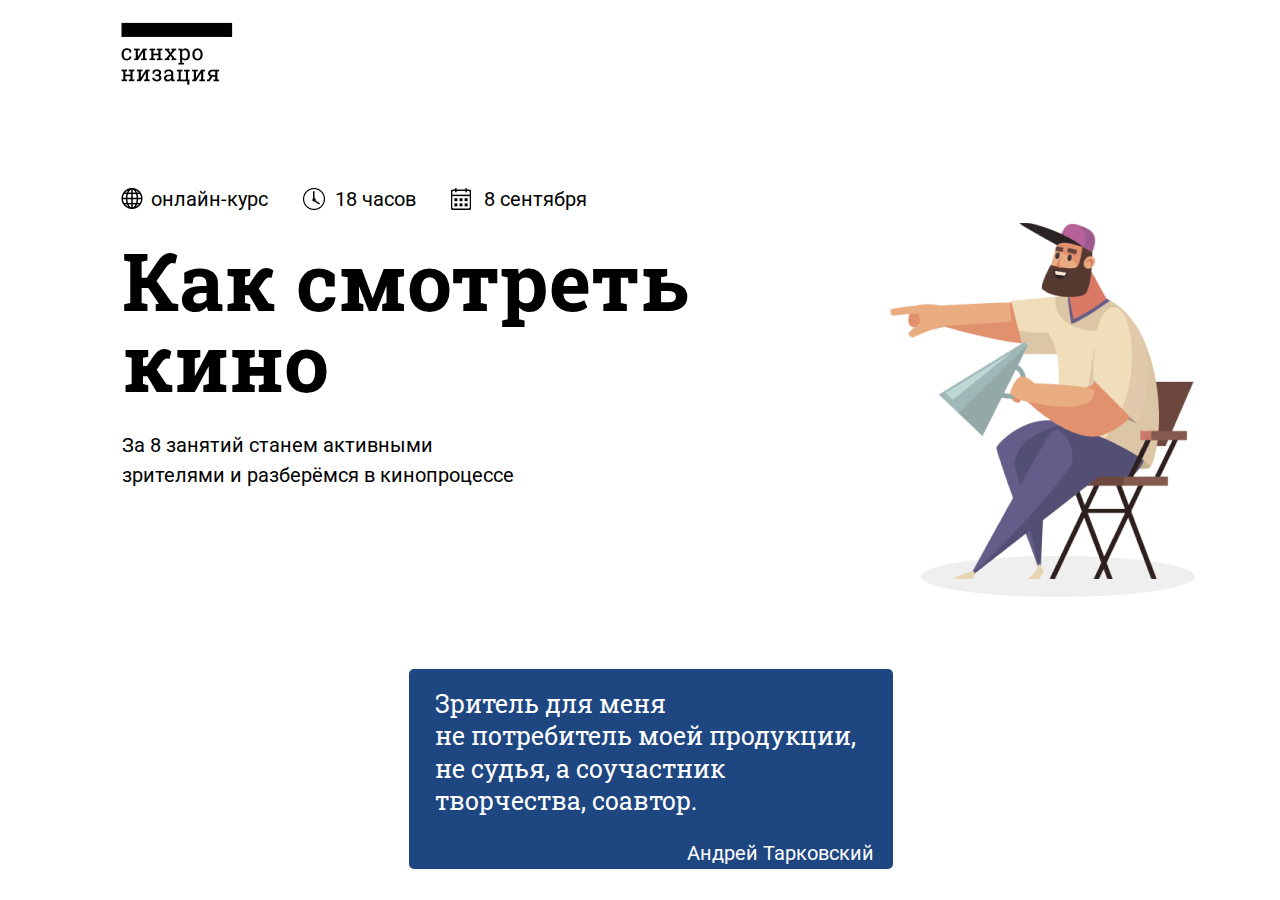
<file: Section1/index.html>
<!DOCTYPE html>
<html lang="en">
<head>
    <meta charset="UTF-8">
    <meta http-equiv="X-UA-Compatible" content="IE=edge">
    <meta name="viewport" content="width=device-width, initial-scale=1.0">
    <link rel="stylesheet" href="./style.css">
    <title>Document</title>
</head>
<body>
   <section class="first-section">
    <img class="main" src="./images/logo_main.png" alt="main-logo">
    <div class="container">
    <div class="globe">
        <img class="globe-pic" src="./images/globe.png" alt="globe">
        <p class="globe-txt">онлайн-курс</p>
    </div>
    <div class="time">
        <img class="clock-pic" src="./images/time.png" alt="clock">
        <p class="clock-txt">18 часов</p>
    </div>
    <div class="calendar">
        <img class="calendar-pic" src="./images/calendar.png" alt="calendar">
        <p class="calendar-txt">8 сентября</p>
    </div>
    </div>
    <h1 class="head1">Как смотреть кино</h1>
    <p class="text1">За 8 занятий станем активными зрителями и разберёмся в кинопроцессе</p>
    <img class="man" src="./images/man.png" alt="man">
    <img class="ellipse" src="./images/Ellipse.png" alt="ellipse">
    <div class="articl">
        <p class="text2">Зритель для меня<br> не потребитель моей продукции, не судья, а соучастник творчества, соавтор. </p>
        <p class="author">Андрей Тарковский</p>
    </div>
</section>
</body>
</html>
</file>
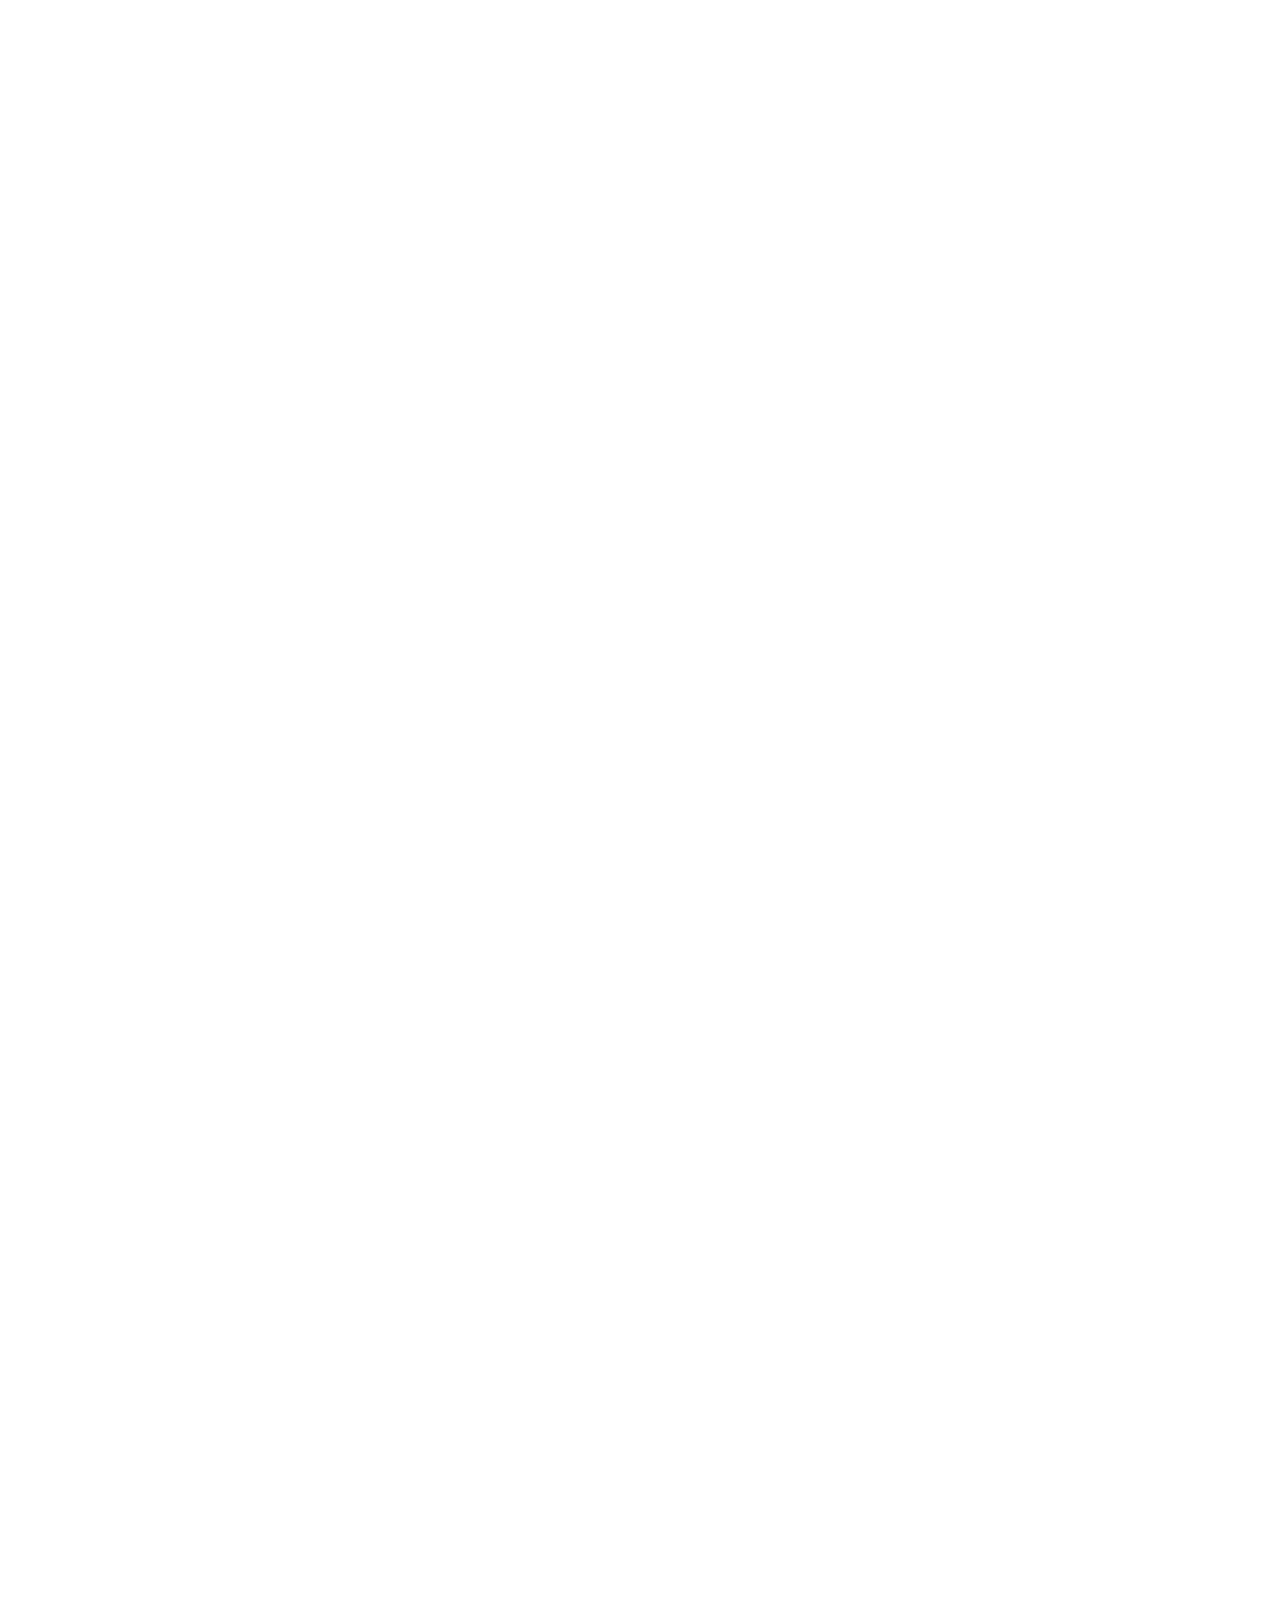
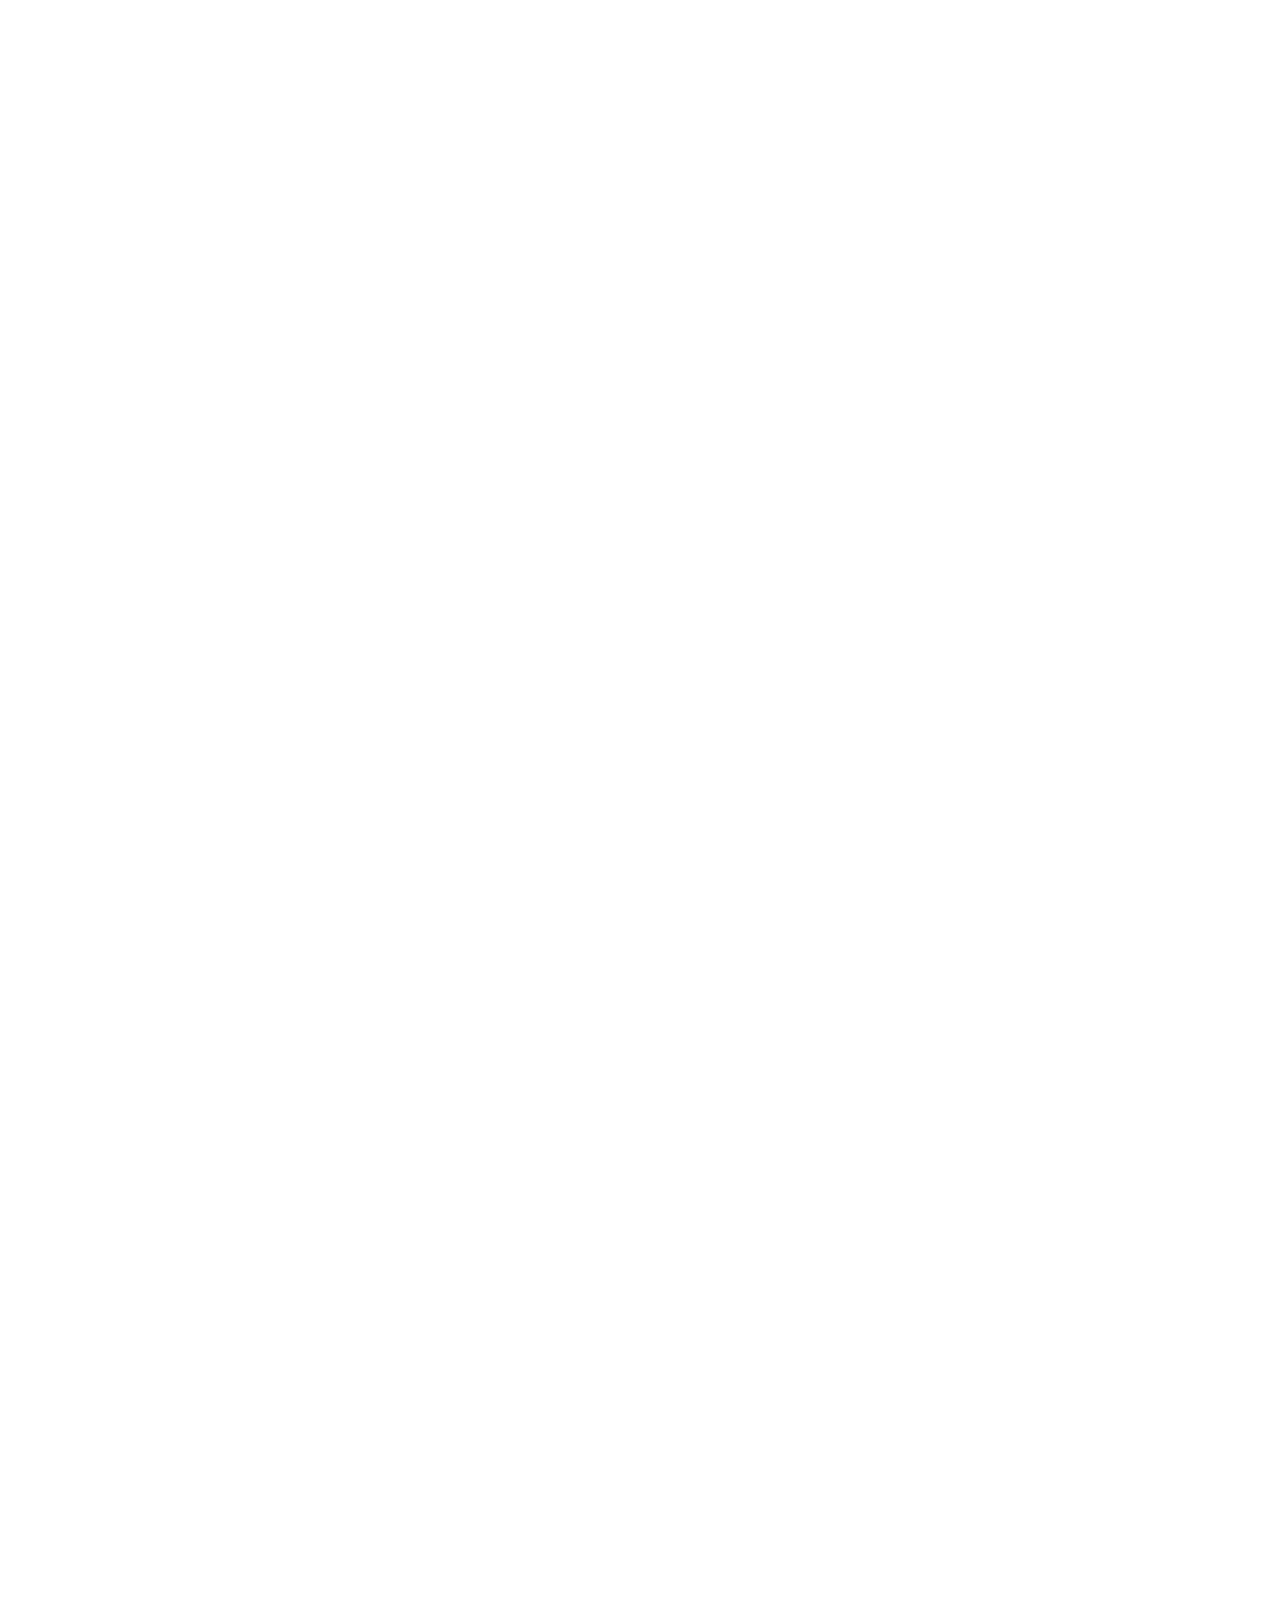
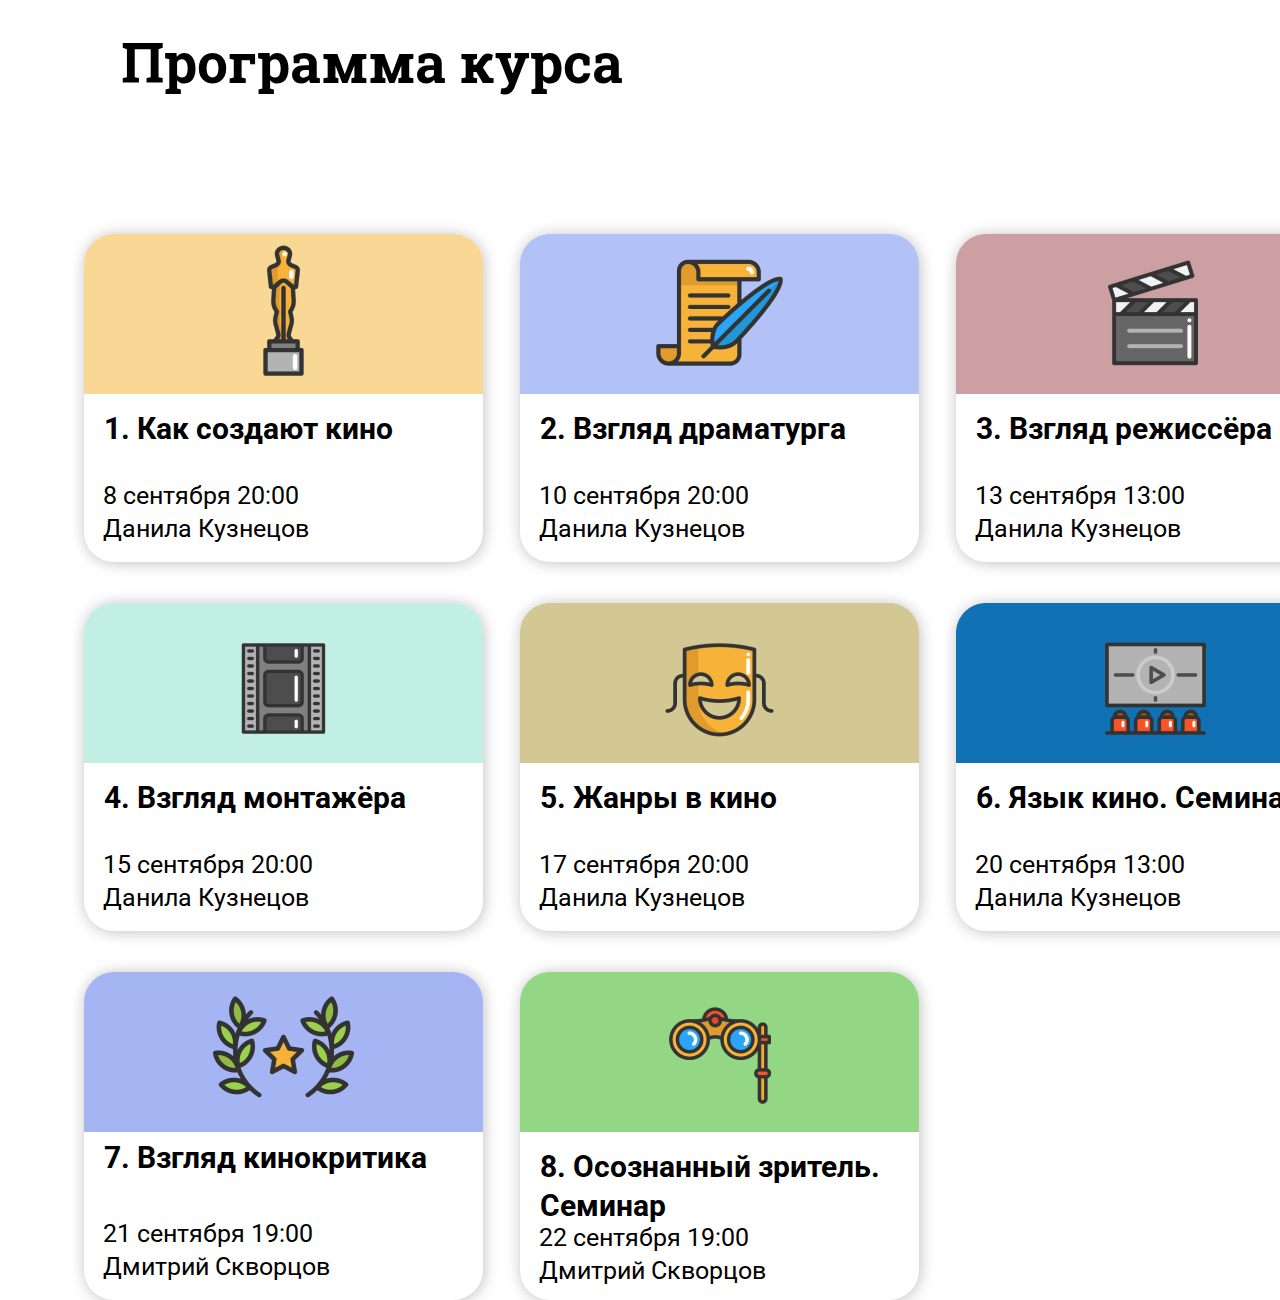
<file: Section4/index.html>
<!DOCTYPE html>
<html lang="en">
<head>
    <meta charset="UTF-8">
    <meta http-equiv="X-UA-Compatible" content="IE=edge">
    <meta name="viewport" content="width=device-width, initial-scale=1.0">
    <link rel="stylesheet" href="./style.css">
    <title>Document</title>
</head>
<body>
    <section class="part6">
        <h2 class="section6-h1">Программа курса</h2>
        <div class="parts">
            <div class="first3">
                <div class="rec1">
                    <img src="./images/Rectangle1.png" class="rec1-pic" alt="Rectangle">
                    <h4 class="rec1-head">1. Как создают кино</h4>
                    <p class="rec1-txt">8 сентября 20:00 Данила Кузнецов</p>
                </div>
                <div class="rec2">
                    <img src="./images/Rectangle2.png" class="rec2-pic" alt="Rectangle">
                    <h4 class="rec2-head">2. Взгляд драматурга</h4>
                    <p class="rec2-txt">10 сентября 20:00 Данила Кузнецов</p> 
                </div>
                <div class="rec3">
                    <img src="./images/Rectangle3.png" class="rec3-pic" alt="Rectangle">
                    <h4 class="rec3-head">3. Взгляд режиссёра</h4>
                    <p class="rec3-txt">13 сентября 13:00 Данила Кузнецов</p> 
                </div>
            </div>       
            <div class="second3">
                <div class="rec4">
                    <img src="./images/Rectangle4.png" class="rec4-pic" alt="Rectangle">
                    <h4 class="rec4-head">4. Взгляд монтажёра</h4>
                    <p class="rec4-txt">15 сентября 20:00 Данила Кузнецов</p>
                </div>
                <div class="rec5">
                    <img src="./images/Rectangle5.png" class="rec5-pic" alt="Rectangle">
                    <h4 class="rec5-head">5. Жанры в кино</h4>
                    <p class="rec5-txt">17 сентября 20:00 Данила Кузнецов</p> 
                </div>
                <div class="rec6">
                    <img src="./images/Rectangle6.png" class="rec6-pic" alt="Rectangle">
                    <h4 class="rec6-head">6. Язык кино. Семинар</h4>
                    <p class="rec6-txt">20 сентября 13:00 Данила Кузнецов</p> 
            </div> 
            
        </div>
        <div class="last2">
            <div class="rec7">
                <img src="./images/Rectangle7.png" class="rec7-pic" alt="Rectangle">
                <h4 class="rec7-head">7. Взгляд кинокритика</h4>
                <p class="rec7-txt">21 сентября 19:00 Дмитрий Скворцов</p>
            </div>
            <div class="rec8">
                <img src="./images/Rectangle8.png" class="rec8-pic" alt="Rectangle">
                <h4 class="rec8-head">8. Осознанный зритель. Семинар</h4>
                <p class="rec8-txt">22 сентября 19:00 Дмитрий Скворцов</p> 
            </div>
        </div>
        </div>
    </section>
</body>
</html>
</file>
<file: Section1/style.css>
@import url('https://fonts.googleapis.com/css2?family=Roboto&display=swap');
@import url('https://fonts.googleapis.com/css2?family=Roboto+Slab&display=swap');
* {
    margin: 0;
    padding: 0;
    box-sizing: border-box;
}
@media screen and (min-width: 1280px){
    .first-section {
        width: 100%;
    }
    
    .main {
        width: 112px;
        height: 66px;
        margin-left: 121px;
        margin-top: 21px;
    }

    .container {
display: flex;
    }

 .globe {
    margin-top: 97px;
    margin-left: 121px;
    display: flex;
 }   
 
 .globe-pic {
    width: 22px;
    height: 21px;
 }

 .globe-txt {
    margin-left: 8px;
    font-family: 'Roboto', sans-serif;
font-weight: 400;
font-size: 20px;
line-height: 115%;
 }

 .time {
    margin-top: 97px;
    margin-left: 35px;
    display: flex;
 }

 .clock-pic {
    width: 22px;
    height: 22px;
 }
 .clock-txt {
    margin-left: 10px;
    font-family: 'Roboto', sans-serif;
font-weight: 400;
font-size: 20px;
line-height: 115%;
 }

 .calendar {
    margin-top: 97px;
    margin-left: 35px;
    display: flex;
 }

 .calendar-pic {
    width: 20px;
    height: 22px;
 }

 .calendar-txt {
    margin-left: 13px;
    font-family: 'Roboto', sans-serif;
font-weight: 400;
font-size: 20px;
line-height: 115%;
 }

 .head1 {
    font-family: 'Roboto Slab', sans-serif;
    font-weight: 700;
    font-size: 80px;
     line-height: 101.38%; 
    width: 628px;
    height: 190px;
    margin-left: 122px;
    margin-top: 29px;
    color: #000000;

 }

 .text1 {
    width: 414px;
    height: 62px;
    margin-left: 122px;
    font-family: 'Roboto', sans-serif;
    font-weight: 400;
    font-size: 20px;
    line-height: 150%;
 }

    .man {
        position: absolute;
        left: 890px;
        top: 223px;
        width: 304px;
        height: 356px;
    }

    .ellipse {
        margin-left: 921px;
        margin-top: 64px;
        width: 274px;
        height: 41px;
    }

    .articl {
        width: 483.63px;
        height: 200px;
        background-color: #1E4681;
        border-radius: 5px;
        margin-left: 409.39px;
        margin-top: 67.62px;
    }

    .text2 { 
        padding-top: 19.26px;
        padding-left: 26.03px;
        font-family: 'Roboto Slab', sans-serif;
        font-style: normal;
        font-weight: 400;
        font-size: 25px;
        line-height: 130%;
        color: #FFFFFF;
        width: 460px;
    }

    .author {
        font-family: 'Roboto', sans-serif;
        padding-top: 22.12px;
        padding-right: 18.52px;
        font-weight: 400;
        font-size: 20px;
        line-height: 130%;
        text-align: right;
        color: #FFFFFF;
    }


}
@media (min-width:992px) and (max-width:1279px){
    .first-section {
        width: 100%;
    }
    
    .main {
        width: 64.87px;
        height: 38.23px;
        margin-left: 70.08px;
        margin-top: 22px;
    }

    .container {
        display: flex;
    }

 .globe {
    margin-top: 56.18px;
    margin-left: 70.08px;
    display: flex;
 }   
 
 .globe-pic {
    width: 12.74px;
    height: 12.16px;
 }

 .globe-txt {
    margin-left: 4.63px;
    font-family: 'Roboto', sans-serif;
    font-weight: 400;
    font-size: 12px;
    line-height: 115%;
 }

 .time {
    margin-top: 55.6px;
    margin-left: 14.48px;
    display: flex;
 }

 .clock-pic {
    width: 12.74px;
    height: 12.74px;
 }
 .clock-txt {
    margin-left: 5.79px;
    font-family: 'Roboto', sans-serif;
    font-weight: 400;
    font-size: 12px;
    line-height: 115%;
 }

 .calendar {
    margin-top: 55.6px;
    margin-left: 14.48px;
    display: flex;
 }

 .calendar-pic {
    width: 11.58px;
    height: 12.74px;
 }

 .calendar-txt {
    margin-left: 7.53px;
    font-family: 'Roboto', sans-serif;
    font-weight: 400;
    font-size: 12px;
    line-height: 115%;
 }

 .head1 {
    width: 363.72px;
height: 110.04px;
margin-left: 70.66px;
margin-top: 14.5px;
font-family: 'Roboto Slab', sans-serif;
font-style: normal;
font-weight: 700;
font-size: 46px;
line-height: 101.38%;
color: #000000;
 }

 .text1 {
    width: 264px;
    height: 36px;
    margin-left: 71px;
    font-family: 'Roboto', sans-serif;
    font-weight: 400;
    font-size: 12px;
    line-height: 150%;
 }

    .man {
        position: absolute;
        width: 176.07px;
        height: 206.18px;
        left: 515.46px;
        top: 138.99px;
    }

    .ellipse {
        margin-left: 533.41px;
        margin-top: 36px;
        width: 158.69px;
        height: 23.75px;
    }

    .articl {
        width: 280.11px;
        height: 115.83px;
        background-color: #1E4681;
        border-radius: 2.89583px;
        margin-left: 237.1px;
        margin-top: 39.17px;
    }

    .text2 { 
        padding-top: 11.15px;
        padding-left: 15.08px;
        font-family: 'Roboto Slab', sans-serif;
        font-style: normal;
        font-weight: 400;
        font-size: 14px;
        line-height: 130%;
        color: #FFFFFF;
        width: 260px;
    }

    .author {
        font-family: 'Roboto', sans-serif;
        padding-top: 8.6px;
        padding-right: 9.42px;
        font-weight: 400;
        font-size: 12px;
        line-height: 130%;
        text-align: right;
        color: #FFFFFF;
    }
}
@media (max-width:991px) {
    .first-section {
        width: 100%;
    }
    
    .main {
        width: 52.19px;
        height: 30.75px;
        margin-left: 35px;
        margin-top: 36px;
    }

    .container {
        display: flex;
    }

 .globe {
    margin-top: 45.2px;
    margin-left: 35px;
    display: flex;
 }   
 
 .globe-pic {
    width: 10.25px;
    height: 9.79px;
 }

 .globe-txt {
    margin-left: 3.73px;
    font-family: 'Roboto', sans-serif;
    font-weight: 400;
    font-size: 10px;
    line-height: 115%;
 }

 .time {
    margin-top: 44.6px;
    margin-left: 11.65px;
    display: flex;
 }

 .clock-pic {
    width: 10.25px;
    height: 10.25px;
 }
 .clock-txt {
    margin-left: 4.66px;
    font-family: 'Roboto', sans-serif;
    font-weight: 400;
    font-size: 10px;
    line-height: 115%;
 }

 .calendar {
    margin-top: 44.73px;
    margin-left: 8.86px;
    display: flex;
 }

 .calendar-pic {
    width: 9.32px;
    height: 10.25px;
 }

 .calendar-txt {
    margin-left: 6.06px;
    font-family: 'Roboto', sans-serif;
    font-weight: 400;
    font-size: 10px;
    line-height: 115%;
 }

 .head1 {
    width: 292.63px;
height: 88.53px;
margin-left: 35.47px;
margin-top: 12.58px;
font-family: 'Roboto Slab', sans-serif;
font-style: normal;
font-weight: 700;
font-size: 37px;
line-height: 101.38%;
color: #000000;
 }

 .text1 {
    width: 212.4px;
    height: 28.96px;
    margin-left: 35.74px;
    font-family: 'Roboto', sans-serif;
    font-weight: 400;
    font-size: 10px;
    line-height: 150%;
 }

    .man {
        position: absolute;
        width: 141.66px;
        height: 165.89px;
        left: 201px;
        top: 254px;
    }

    .ellipse {
        margin-left: 215px;
        margin-top: 150px;
        width: 127.68px;
        height: 19.1px;
    }

    .articl {
        width: 225.36px;
        height: 93.19px;
        background-color: #1E4681;
        border-radius: 2.32986px;
        margin-left: 37.98px;
        margin-top: 38.64px;
    }

    .text2 { 
        padding-top: 8.97px;
        padding-left: 12.13px;
        font-family: 'Roboto Slab', sans-serif;
        font-style: normal;
        font-weight: 400;
        font-size: 11px;
        line-height: 130%;
        color: #FFFFFF;
        width: 210px;
    }

    .author {
        font-family: 'Roboto', sans-serif;
        padding-top: 6.92px;
        padding-right: 7.58px;
        font-weight: 400;
        font-size: 10px;
        line-height: 130%;
        text-align: right;
        color: #FFFFFF;
    } 

}
</file>
<file: Section4/style.css>
@import url('https://fonts.googleapis.com/css2?family=Roboto:wght@400;500;700&display=swap');
@import url('https://fonts.googleapis.com/css2?family=Roboto+Slab&display=swap');

* {
    margin: 0;
    padding: 0;
    box-sizing: border-box;
    width: 100%;
}

@media screen and (min-width: 1280px){

    .section6-h1 {
        width: 505px;
        height: 93px;
        margin-left: 121px;
        margin-top: 3246px;
        font-family: 'Roboto Slab', sans-serif;
        font-style: normal;
        font-weight: 700;
        font-size: 55px;
        line-height: 32px;
    }

    .first3 {
        margin-top: 95px;
        width: 1271px;
        margin-left: 84px;
        display: flex;
    }

    .rec1 {
        width: 399px;
        height: 328px;
        background: #FFFFFF;
        box-shadow: 1px 1px 15px rgba(0, 0, 0, 0.25);
        border-radius: 30px;
    }

    .rec1-head {
        width: 365px;
        height: 39px;
        margin-left: 20px;
        margin-top: 11px;
        font-family: 'Roboto', sans-serif;
        font-style: normal;
        font-weight: 700;
        font-size: 30px;
        line-height: 130%;
    }

    .rec1-txt {
        width: 265px;
        height: 63px;
        margin-left: 19px;
        margin-top: 32px;
        font-family: 'Roboto', sans-serif;
        font-style: normal;
        font-weight: 400;
        font-size: 25px;
        line-height: 130%;
    }
    
    .rec2 {
        width: 399px;
        height: 328px;
        margin-left: 37px;
        background: #FFFFFF;
        box-shadow: 1px 1px 15px rgba(0, 0, 0, 0.25);
        border-radius: 30px;
    }

    .rec2-head {
        width: 365px;
        height: 39px;
        margin-left: 20px;
        margin-top: 11px;
        font-family: 'Roboto', sans-serif;
        font-style: normal;
        font-weight: 700;
        font-size: 30px;
        line-height: 130%;
    }

    .rec2-txt {
        width: 265px;
        height: 63px;
        margin-left: 19px;
        margin-top: 32px;
        font-family: 'Roboto', sans-serif;
        font-style: normal;
        font-weight: 400;
        font-size: 25px;
        line-height: 130%;
    }

    .rec3 {
        width: 399px;
        height: 328px;
        margin-left: 37px;
        background: #FFFFFF;
        box-shadow: 1px 1px 15px rgba(0, 0, 0, 0.25);
        border-radius: 30px; 
    }
    .rec3-head {
        width: 365px;
        height: 39px;
        margin-left: 20px;
        margin-top: 11px;
        font-family: 'Roboto', sans-serif;
        font-style: normal;
        font-weight: 700;
        font-size: 30px;
        line-height: 130%;
    }

    .rec3-txt {
        width: 265px;
        height: 63px;
        margin-left: 19px;
        margin-top: 32px;
        font-family: 'Roboto', sans-serif;
        font-style: normal;
        font-weight: 400;
        font-size: 25px;
        line-height: 130%;
    }

    .second3 {
        margin-top: 41px;
        width: 1271px;
        margin-left: 84px;
        display: flex;
    }

    .rec4 {
        width: 399px;
        height: 328px;
        background: #FFFFFF;
        box-shadow: 1px 1px 15px rgba(0, 0, 0, 0.25);
        border-radius: 30px;
    }

    .rec4-head {
        width: 365px;
        height: 39px;
        margin-left: 20px;
        margin-top: 11px;
        font-family: 'Roboto', sans-serif;
        font-style: normal;
        font-weight: 700;
        font-size: 30px;
        line-height: 130%;
    }

    .rec4-txt {
        width: 265px;
        height: 63px;
        margin-left: 19px;
        margin-top: 32px;
        font-family: 'Roboto', sans-serif;
        font-style: normal;
        font-weight: 400;
        font-size: 25px;
        line-height: 130%;
    }
    
    .rec5 {
        width: 399px;
        height: 328px;
        margin-left: 37px;
        background: #FFFFFF;
        box-shadow: 1px 1px 15px rgba(0, 0, 0, 0.25);
        border-radius: 30px;
    }

    .rec5-head {
        width: 365px;
        height: 39px;
        margin-left: 20px;
        margin-top: 11px;
        font-family: 'Roboto', sans-serif;
        font-style: normal;
        font-weight: 700;
        font-size: 30px;
        line-height: 130%;
    }

    .rec5-txt {
        width: 265px;
        height: 63px;
        margin-left: 19px;
        margin-top: 32px;
        font-family: 'Roboto', sans-serif;
        font-style: normal;
        font-weight: 400;
        font-size: 25px;
        line-height: 130%;
    }

    .rec6 {
        width: 399px;
        height: 328px;
        margin-left: 37px;
        background: #FFFFFF;
        box-shadow: 1px 1px 15px rgba(0, 0, 0, 0.25);
        border-radius: 30px; 
    }
    .rec6-head {
        width: 365px;
        height: 39px;
        margin-left: 20px;
        margin-top: 11px;
        font-family: 'Roboto', sans-serif;
        font-style: normal;
        font-weight: 700;
        font-size: 30px;
        line-height: 130%;
    }

    .rec6-txt {
        width: 265px;
        height: 63px;
        margin-left: 19px;
        margin-top: 32px;
        font-family: 'Roboto', sans-serif;
        font-style: normal;
        font-weight: 400;
        font-size: 25px;
        line-height: 130%;
    }

    .last2 {
        margin-top: 41px;
        width: 1271px;
        margin-left: 84px;
        display: flex; 
    }

    .rec7 {
        width: 399px;
        height: 328px;
        background: #FFFFFF;
        box-shadow: 1px 1px 15px rgba(0, 0, 0, 0.25);
        border-radius: 30px;
    }

    .rec7-head {
        width: 365px;
        height: 39px;
        margin-left: 20px;
        margin-top: 11px;
        font-family: 'Roboto', sans-serif;
        font-style: normal;
        font-weight: 700;
        font-size: 30px;
        line-height: 22px;
    }

    .rec7-txt {
        width: 265px;
        height: 63px;
        margin-left: 19px;
        margin-top: 32px;
        font-family: 'Roboto', sans-serif;
        font-style: normal;
        font-weight: 400;
        font-size: 25px;
        line-height: 130%;
    }
    
    .rec8 {
        width: 399px;
        height: 328px;
        margin-left: 37px;
        background: #FFFFFF;
        box-shadow: 1px 1px 15px rgba(0, 0, 0, 0.25);
        border-radius: 30px;
    }

    .rec8-head {
        width: 365px;
        height: 39px;
        margin-left: 20px;
        margin-top: 11px;
        font-family: 'Roboto', sans-serif;
        font-style: normal;
        font-weight: 700;
        font-size: 30px;
        line-height: 130%;
    }

    .rec8-txt {
        width: 265px;
        height: 63px;
        margin-left: 19px;
        margin-top: 36px;
        font-family: 'Roboto', sans-serif;
        font-style: normal;
        font-weight: 400;
        font-size: 25px;
        line-height: 130%;
    }
}

@media (min-width:992px) and (max-width:1279px){

    .section6-h1 {
        width: 505px;
        height: 93px;
        margin-left: 70.08px;
        margin-top: 1889.81px;
        font-family: 'Roboto Slab', sans-serif;
        font-style: normal;
        font-weight: 700;
        font-size: 32px;
        line-height: 101.38%;
    }

    .first3 {
        margin-top: 55.02px;
        width: 758.13px;
        margin-left: 48.65px;
        display: flex;
    }

    .rec1 {
        width: 231.09px;
        height: 189.97px;
        background: #FFFFFF;
        box-shadow: 0.579167px 0.579167px 8.6875px rgba(0, 0, 0, 0.25);
        border-radius: 17.375px;             
    }

    .rec1-head {
        width: 211.4px;
        height: 22.59px;
        margin-left: 11.58px;
        margin-top: 6.37px;
        font-family: 'Roboto', sans-serif;
        font-style: normal;
        font-weight: 700;
        font-size: 17px;
        line-height: 130%;
    }

    .rec1-txt {
        width: 161.4px;
        height: 36.49px;
        margin-left: 11px;
        margin-top: 18.53px;
        font-family: 'Roboto', sans-serif;
        font-style: normal;
        font-weight: 400;
        font-size: 14px;
        line-height: 130%;
    }
    
    .rec2 {
        width: 231.09px;
        height: 189.97px;
        background: #FFFFFF;
        box-shadow: 0.579167px 0.579167px 8.6875px rgba(0, 0, 0, 0.25);
        border-radius: 17.375px; 
        margin-left: 21.43px;            
    }

    .rec2-head {
        width: 211.4px;
        height: 22.59px;
        margin-left: 11.58px;
        margin-top: 6.37px;
        font-family: 'Roboto', sans-serif;
        font-style: normal;
        font-weight: 700;
        font-size: 17px;
        line-height: 130%;
    }

    .rec2-txt {
        width: 161.4px;
        height: 36.49px;
        margin-left: 11px;
        margin-top: 18.53px;
        font-family: 'Roboto', sans-serif;
        font-style: normal;
        font-weight: 400;
        font-size: 14px;
        line-height: 130%;
    }

    .rec3 {
        width: 231.09px;
        height: 189.97px;
        background: #FFFFFF;
        box-shadow: 0.579167px 0.579167px 8.6875px rgba(0, 0, 0, 0.25);
        border-radius: 17.375px; 
        margin-left: 21.43px;            
    }

    .rec3-head {
        width: 211.4px;
        height: 22.59px;
        margin-left: 11.58px;
        margin-top: 6.37px;
        font-family: 'Roboto', sans-serif;
        font-style: normal;
        font-weight: 700;
        font-size: 17px;
        line-height: 130%;
    }

    .rec3-txt {
        width: 161.4px;
        height: 36.49px;
        margin-left: 11px;
        margin-top: 18.53px;
        font-family: 'Roboto', sans-serif;
        font-style: normal;
        font-weight: 400;
        font-size: 14px;
        line-height: 130%;
    }

    .second3 {
        margin-top: 23.75px;
        width: 758.13px;
        margin-left: 48.65px;
        display: flex;
    }

    .rec4 {
        width: 231.09px;
        height: 189.97px;
        background: #FFFFFF;
        box-shadow: 0.579167px 0.579167px 8.6875px rgba(0, 0, 0, 0.25);
        border-radius: 17.375px;             
    }

    .rec4-head {
        width: 211.4px;
        height: 22.59px;
        margin-left: 11.58px;
        margin-top: 6.37px;
        font-family: 'Roboto', sans-serif;
        font-style: normal;
        font-weight: 700;
        font-size: 17px;
        line-height: 130%;
    }

    .rec4-txt {
        width: 161.4px;
        height: 36.49px;
        margin-left: 11px;
        margin-top: 18.53px;
        font-family: 'Roboto', sans-serif;
        font-style: normal;
        font-weight: 400;
        font-size: 14px;
        line-height: 130%;
    }
    
    .rec5 {
        width: 231.09px;
        height: 189.97px;
        background: #FFFFFF;
        box-shadow: 0.579167px 0.579167px 8.6875px rgba(0, 0, 0, 0.25);
        border-radius: 17.375px; 
        margin-left: 21.43px;            
    }

    .rec5-head {
        width: 211.4px;
        height: 22.59px;
        margin-left: 11.58px;
        margin-top: 6.37px;
        font-family: 'Roboto', sans-serif;
        font-style: normal;
        font-weight: 700;
        font-size: 17px;
        line-height: 130%;
    }

    .rec5-txt {
        width: 161.4px;
        height: 36.49px;
        margin-left: 11px;
        margin-top: 18.53px;
        font-family: 'Roboto', sans-serif;
        font-style: normal;
        font-weight: 400;
        font-size: 14px;
        line-height: 130%;
    }

    .rec6 {
        width: 231.09px;
        height: 189.97px;
        background: #FFFFFF;
        box-shadow: 0.579167px 0.579167px 8.6875px rgba(0, 0, 0, 0.25);
        border-radius: 17.375px; 
        margin-left: 21.43px;            
    }

    .rec6-head {
        width: 211.4px;
        height: 22.59px;
        margin-left: 11.58px;
        margin-top: 6.37px;
        font-family: 'Roboto', sans-serif;
        font-style: normal;
        font-weight: 700;
        font-size: 17px;
        line-height: 130%;
    }

    .rec6-txt {
        width: 161.4px;
        height: 36.49px;
        margin-left: 11px;
        margin-top: 18.53px;
        font-family: 'Roboto', sans-serif;
        font-style: normal;
        font-weight: 400;
        font-size: 14px;
        line-height: 130%;
    }

    .last2 {
        margin-top: 26.06px;
        width: 758.13px;
        margin-left: 48.65px;
        display: flex; 
    }

    .rec7 {
        width: 231.09px;
        height: 189.97px;
        background: #FFFFFF;
        box-shadow: 0.579167px 0.579167px 8.6875px rgba(0, 0, 0, 0.25);
        border-radius: 17.375px;             
    }

    .rec7-head {
        width: 211.4px;
        height: 22.59px;
        margin-left: 11.58px;
        margin-top: 6.37px;
        font-family: 'Roboto', sans-serif;
        font-style: normal;
        font-weight: 700;
        font-size: 17px;
        line-height: 130%;
    }

    .rec7-txt {
        width: 161.4px;
        height: 36.49px;
        margin-left: 11px;
        margin-top: 18.53px;
        font-family: 'Roboto', sans-serif;
        font-style: normal;
        font-weight: 400;
        font-size: 14px;
        line-height: 130%;
    }
    
    .rec8 {
        width: 231.09px;
        height: 189.97px;
        background: #FFFFFF;
        box-shadow: 0.579167px 0.579167px 8.6875px rgba(0, 0, 0, 0.25);
        border-radius: 17.375px; 
        margin-left: 21.43px;            
    }

    .rec8-head {
        width: 211.4px;
        height: 22.59px;
        margin-left: 11.58px;
        margin-top: 6.37px;
        font-family: 'Roboto', sans-serif;
        font-style: normal;
        font-weight: 700;
        font-size: 17px;
        line-height: 130%;
    }

    .rec8-txt {
        width: 161.4px;
        height: 36.49px;
        margin-left: 11px;
        margin-top: 18.53px;
        font-family: 'Roboto', sans-serif;
        font-style: normal;
        font-weight: 400;
        font-size: 14px;
        line-height: 18.2px;
    }
}

@media (max-width:991px) {

    .section6-h1 {
        width: 421.7px;
        height: 43.34px;
        margin-left: 34px;
        margin-top: 1969px;
        font-family: 'Roboto Slab', sans-serif;
        font-style: normal;
        font-weight: 700;
        font-size: 26px;
        line-height: 101.38%;
    }

    .first3 {
        margin-top: 35.66px;
        width: 186px;
        margin-left: 95px;
    }

    .rec1 {
        width: 185.92px;
        height: 152.84px;
        background: #FFFFFF;
        box-shadow: 0.465972px 0.465972px 6.98958px rgba(0, 0, 0, 0.25);
        border-radius: 13.9792px;
    }

    .rec1-head {
        width: 170.08px;
        height: 18.17px;
        margin-left: 9.323px;
        margin-top: 5.13px;
        font-family: 'Roboto', sans-serif;
        font-style: normal;
        font-weight: 700;
        font-size: 14px;
        line-height: 130%;
    }

    .rec1-txt {
        width: 131.4px;
        height: 29.36px;
        margin-left: 8.85px;
        margin-top: 14.91px;
        font-family: 'Roboto', sans-serif;
        font-style: normal;
        font-weight: 400;
        font-size: 12px;
        line-height: 130%;
    }
    
    .rec2 {
        width: 185.92px;
        height: 152.84px;
        background: #FFFFFF;
        box-shadow: 0.465972px 0.465972px 6.98958px rgba(0, 0, 0, 0.25);
        border-radius: 13.9792px;
        margin-top: 24.16px;
    }

    .rec2-head {
        width: 170.08px;
        height: 18.17px;
        margin-left: 9.323px;
        margin-top: 5.13px;
        font-family: 'Roboto', sans-serif;
        font-style: normal;
        font-weight: 700;
        font-size: 14px;
        line-height: 130%;
    }

    .rec2-txt {
        width: 131.4px;
        height: 29.36px;
        margin-left: 8.85px;
        margin-top: 14.91px;
        font-family: 'Roboto', sans-serif;
        font-style: normal;
        font-weight: 400;
        font-size: 12px;
        line-height: 130%;
    }

    .rec3 {
        width: 185.92px;
        height: 152.84px;
        background: #FFFFFF;
        box-shadow: 0.465972px 0.465972px 6.98958px rgba(0, 0, 0, 0.25);
        border-radius: 13.9792px;
        margin-top: 24.16px;
    }

    .rec3-head {
        width: 170.08px;
        height: 18.17px;
        margin-left: 9.323px;
        margin-top: 5.13px;
        font-family: 'Roboto', sans-serif;
        font-style: normal;
        font-weight: 700;
        font-size: 14px;
        line-height: 130%;
    }

    .rec3-txt {
        width: 131.4px;
        height: 29.36px;
        margin-left: 8.85px;
        margin-top: 14.91px;
        font-family: 'Roboto', sans-serif;
        font-style: normal;
        font-weight: 400;
        font-size: 12px;
        line-height: 130%;
    }

    .second3 {
        margin-top: 24.16px;
        width: 186px;
        margin-left: 95px; 
    }

    .rec4 {
        width: 185.92px;
        height: 152.84px;
        background: #FFFFFF;
        box-shadow: 0.465972px 0.465972px 6.98958px rgba(0, 0, 0, 0.25);
        border-radius: 13.9792px;
    }

    .rec4-head {
        width: 170.08px;
        height: 18.17px;
        margin-left: 9.323px;
        margin-top: 5.13px;
        font-family: 'Roboto', sans-serif;
        font-style: normal;
        font-weight: 700;
        font-size: 14px;
        line-height: 130%;
    }

    .rec4-txt {
        width: 131.4px;
        height: 29.36px;
        margin-left: 8.85px;
        margin-top: 14.91px;
        font-family: 'Roboto', sans-serif;
        font-style: normal;
        font-weight: 400;
        font-size: 12px;
        line-height: 130%;
    }
    
    .rec5 {
        width: 185.92px;
        height: 152.84px;
        background: #FFFFFF;
        box-shadow: 0.465972px 0.465972px 6.98958px rgba(0, 0, 0, 0.25);
        border-radius: 13.9792px;
        margin-top: 24.16px;
    }

    .rec5-head {
        width: 170.08px;
        height: 18.17px;
        margin-left: 9.323px;
        margin-top: 5.13px;
        font-family: 'Roboto', sans-serif;
        font-style: normal;
        font-weight: 700;
        font-size: 14px;
        line-height: 130%;
    }

    .rec5-txt {
        width: 131.4px;
        height: 29.36px;
        margin-left: 8.85px;
        margin-top: 14.91px;
        font-family: 'Roboto', sans-serif;
        font-style: normal;
        font-weight: 400;
        font-size: 12px;
        line-height: 130%;
    }

    .rec6 {
        width: 185.92px;
        height: 152.84px;
        background: #FFFFFF;
        box-shadow: 0.465972px 0.465972px 6.98958px rgba(0, 0, 0, 0.25);
        border-radius: 13.9792px;
        margin-top: 24.16px;
    }

    .rec6-head {
        width: 170.08px;
        height: 18.17px;
        margin-left: 9.323px;
        margin-top: 5.13px;
        font-family: 'Roboto', sans-serif;
        font-style: normal;
        font-weight: 700;
        font-size: 14px;
        line-height: 130%;
    }

    .rec6-txt {
        width: 131.4px;
        height: 29.36px;
        margin-left: 8.85px;
        margin-top: 14.91px;
        font-family: 'Roboto', sans-serif;
        font-style: normal;
        font-weight: 400;
        font-size: 12px;
        line-height: 130%;
    }

    .last2 {
        margin-top: 24.16px;
        width: 186px;
        margin-left: 95px; 
    }

    .rec7 {
        width: 185.92px;
        height: 152.84px;
        background: #FFFFFF;
        box-shadow: 0.465972px 0.465972px 6.98958px rgba(0, 0, 0, 0.25);
        border-radius: 13.9792px;
    }

    .rec7-head {
        width: 170.08px;
        height: 18.17px;
        margin-left: 9.323px;
        margin-top: 5.13px;
        font-family: 'Roboto', sans-serif;
        font-style: normal;
        font-weight: 700;
        font-size: 14px;
        line-height: 130%;
    }

    .rec7-txt {
        width: 131.4px;
        height: 29.36px;
        margin-left: 8.85px;
        margin-top: 14.91px;
        font-family: 'Roboto', sans-serif;
        font-style: normal;
        font-weight: 400;
        font-size: 12px;
        line-height: 130%;
    }
    
    .rec8 {
        width: 185.92px;
        height: 152.84px;
        background: #FFFFFF;
        box-shadow: 0.465972px 0.465972px 6.98958px rgba(0, 0, 0, 0.25);
        border-radius: 13.9792px;
        margin-top: 24.16px;
    }

    .rec8-head {
        width: 170.08px;
        height: 18.17px;
        margin-left: 9.323px;
        margin-top: 5.13px;
        font-family: 'Roboto', sans-serif;
        font-style: normal;
        font-weight: 700;
        font-size: 14px;
        line-height: 130%;
    }

    .rec8-txt {
        width: 131.4px;
        height: 29.36px;
        margin-left: 8.85px;
        margin-top: 14.91px;
        font-family: 'Roboto', sans-serif;
        font-style: normal;
        font-weight: 400;
        font-size: 12px;
        line-height: 130%;
    }
}
</file>
